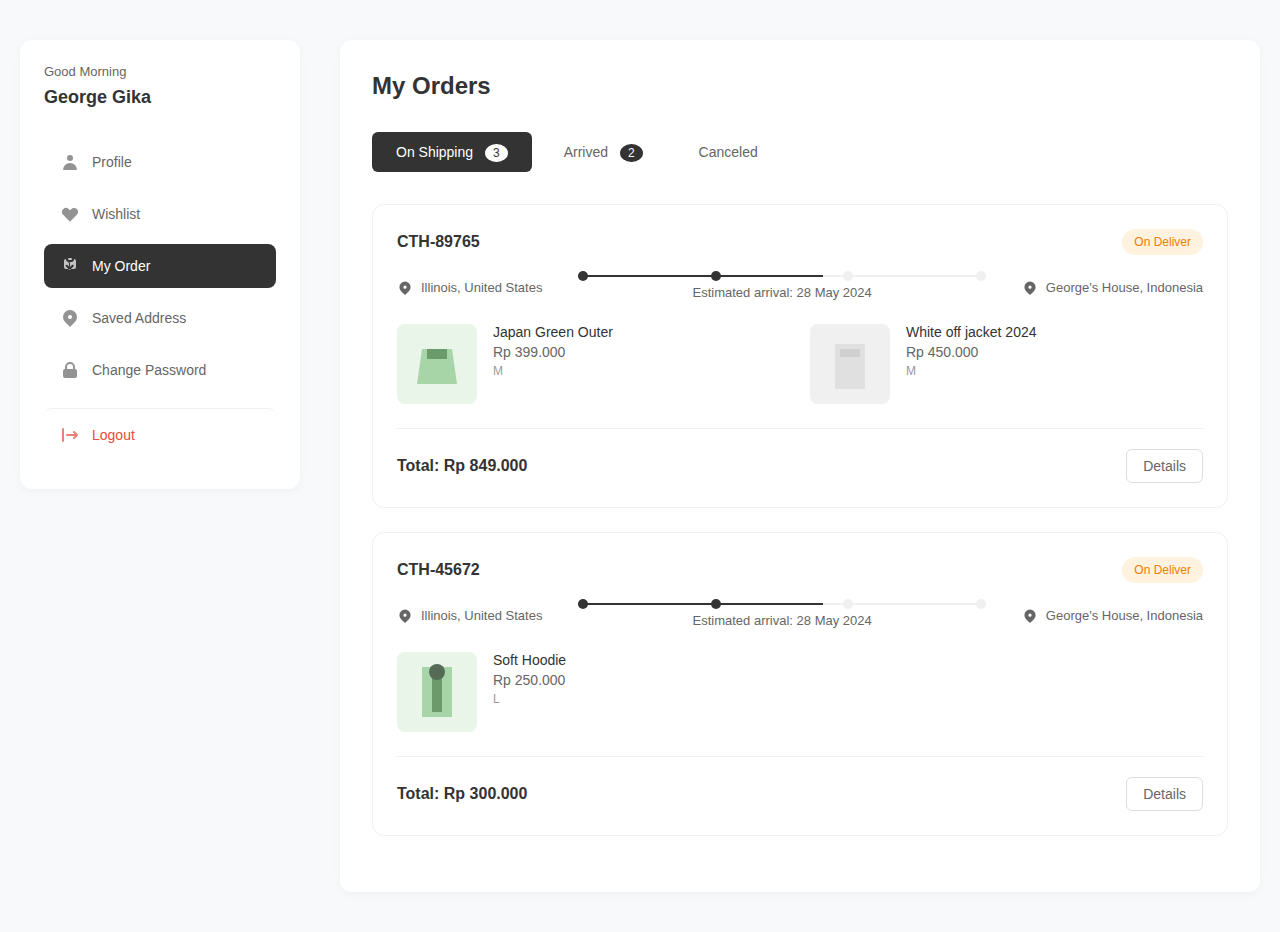
<file: profile/profile.html>
<!DOCTYPE html>
<html lang="en">
<head>
    <meta charset="UTF-8">
    <meta name="viewport" content="width=device-width, initial-scale=1.0">
    <title>My Orders - Urbanmuse</title>
    <style>
        * {
            margin: 0;
            padding: 0;
            box-sizing: border-box;
        }

        body {
            font-family: -apple-system, BlinkMacSystemFont, 'Segoe UI', Roboto, Oxygen, Ubuntu, Cantarell, sans-serif;
            background-color: #f8f9fa;
            color: #333;
        }

        .container {
            display: flex;
            max-width: 1400px;
            margin: 0 auto;
            padding: 40px 20px;
            gap: 40px;
        }

        .sidebar {
            flex: 0 0 280px;
            background: white;
            border-radius: 12px;
            padding: 24px;
            height: fit-content;
            box-shadow: 0 2px 8px rgba(0,0,0,0.04);
        }

        .user-greeting {
            color: #666;
            font-size: 13px;
            margin-bottom: 8px;
        }

        .user-name {
            font-size: 18px;
            font-weight: 600;
            color: #333;
            margin-bottom: 32px;
        }

        .sidebar-menu {
            list-style: none;
        }

        .sidebar-item {
            margin-bottom: 8px;
        }

        .sidebar-link {
            display: flex;
            align-items: center;
            padding: 12px 16px;
            text-decoration: none;
            color: #666;
            border-radius: 8px;
            font-size: 14px;
            transition: all 0.2s ease;
        }

        .sidebar-link:hover {
            background-color: #f8f9fa;
            color: #333;
        }

        .sidebar-link.active {
            background-color: #333;
            color: white;
        }

        .sidebar-icon {
            width: 20px;
            height: 20px;
            margin-right: 12px;
            opacity: 0.7;
        }

        .logout-link {
            color: #e74c3c !important;
            margin-top: 16px;
            border-top: 1px solid #f0f0f0;
            padding-top: 16px;
        }

        .main-content {
            flex: 1;
            background: white;
            border-radius: 12px;
            padding: 32px;
            box-shadow: 0 2px 8px rgba(0,0,0,0.04);
        }

        .page-title {
            font-size: 24px;
            font-weight: 600;
            color: #333;
            margin-bottom: 32px;
        }

        .order-tabs {
            display: flex;
            /* border-bottom: 1px solid #f0f0f0; */
            margin-bottom: 32px;
        }

        .tab {
            padding: 12px 24px;
            border: none;
            background: none;
            color: #666;
            font-size: 14px;
            cursor: pointer;
            position: relative;
            border-radius: 6px 6px;
            margin-right: 8px;
        }

        .tab.active {
            background-color: #333;
            color: white;
        }

        .tab-badge {
            background-color: #333;
            color: white;
            border-radius: 50%;
            padding: 2px 8px;
            font-size: 12px;
            margin-left: 8px;
            min-width: 20px;
            text-align: center;
        }

        .tab.active .tab-badge {
            background-color: white;
            color: #333;
        }

        .order-card {
            border: 1px solid #f0f0f0;
            border-radius: 12px;
            padding: 24px;
            margin-bottom: 24px;
            transition: all 0.2s ease;
        }

        .order-card:hover {
            box-shadow: 0 4px 12px rgba(0,0,0,0.08);
        }

        .order-header {
            display: flex;
            justify-content: space-between;
            align-items: center;
            margin-bottom: 20px;
            flex-wrap: wrap;
            gap: 12px;
        }

        .order-id {
            font-size: 16px;
            font-weight: 600;
            color: #333;
        }

        .delivery-status {
            background-color: #fff3e0;
            color: #f57c00;
            padding: 6px 12px;
            border-radius: 16px;
            font-size: 12px;
            font-weight: 500;
        }

        .shipping-info {
            display: flex;
            justify-content: space-between;
            align-items: center;
            margin-bottom: 24px;
            flex-wrap: wrap;
            gap: 16px;
        }

        .shipping-from, .shipping-to {
            display: flex;
            align-items: center;
            gap: 8px;
            color: #666;
            font-size: 13px;
        }

        .shipping-progress {
            flex: 1;
            min-width: 200px;
            position: relative;
            margin: 0 20px;
        }

        .progress-line {
            height: 2px;
            background-color: #f0f0f0;
            position: relative;
        }

        .progress-fill {
            height: 100%;
            background-color: #333;
            width: 60%;
        }

        .progress-dots {
            position: absolute;
            top: -4px;
            width: 100%;
            display: flex;
            justify-content: space-between;
        }

        .progress-dot {
            width: 10px;
            height: 10px;
            border-radius: 50%;
            background-color: #f0f0f0;
        }

        .progress-dot.active {
            background-color: #333;
        }

        .estimated-date {
            color: #666;
            font-size: 13px;
            text-align: center;
            margin-top: 8px;
        }

        .order-items {
            display: flex;
            gap: 20px;
            margin-bottom: 24px;
            flex-wrap: wrap;
        }

        .item {
            display: flex;
            gap: 16px;
            flex: 1;
            min-width: 250px;
        }

        .item-image {
            width: 80px;
            height: 80px;
            border-radius: 8px;
            object-fit: cover;
            background-color: #f8f9fa;
        }

        .item-details {
            flex: 1;
        }

        .item-name {
            font-size: 14px;
            font-weight: 500;
            color: #333;
            margin-bottom: 4px;
        }

        .item-price {
            font-size: 14px;
            color: #666;
            margin-bottom: 4px;
        }

        .item-size {
            font-size: 12px;
            color: #999;
        }

        .order-footer {
            display: flex;
            justify-content: space-between;
            align-items: center;
            border-top: 1px solid #f0f0f0;
            padding-top: 20px;
            flex-wrap: wrap;
            gap: 12px;
        }

        .order-total {
            font-size: 16px;
            font-weight: 600;
            color: #333;
        }

        .details-btn {
            padding: 8px 16px;
            background: none;
            border: 1px solid #ddd;
            border-radius: 6px;
            color: #666;
            cursor: pointer;
            font-size: 14px;
            transition: all 0.2s ease;
        }

        .details-btn:hover {
            border-color: #333;
            color: #333;
        }

        /* Responsive Design */
        @media (max-width: 1024px) {
            .container {
                flex-direction: column;
                padding: 20px 16px;
                gap: 24px;
            }
            
            .sidebar {
                flex: none;
                width: 100%;
            }
            
            .main-content {
                padding: 24px;
            }
        }

        @media (max-width: 768px) {
            .order-header {
                flex-direction: column;
                align-items: flex-start;
            }
            
            .shipping-info {
                flex-direction: column;
                align-items: flex-start;
                gap: 12px;
            }
            
            .shipping-progress {
                margin: 16px 0;
                min-width: 100%;
            }
            
            .order-items {
                flex-direction: column;
            }
            
            .item {
                min-width: 100%;
            }
            
            .order-footer {
                flex-direction: column;
                align-items: flex-start;
            }
        }

        @media (max-width: 480px) {
            .container {
                padding: 16px 12px;
            }
            
            .main-content {
                padding: 20px 16px;
            }
            
            .order-card {
                padding: 20px 16px;
            }
            
            .tab {
                padding: 10px 16px;
                font-size: 13px;
            }
        }
    </style>
</head>
<body>
    <div class="container">
        <!-- Sidebar -->
        <div class="sidebar">
            <div class="user-greeting">Good Morning</div>
            <div class="user-name">George Gika</div>
            
            <ul class="sidebar-menu">
                <li class="sidebar-item">
                    <a href="#" class="sidebar-link">
                        <svg class="sidebar-icon" fill="currentColor" viewBox="0 0 20 20">
                            <path d="M10 9a3 3 0 100-6 3 3 0 000 6zm-7 9a7 7 0 1114 0H3z"/>
                        </svg>
                        Profile
                    </a>
                </li>
                <li class="sidebar-item">
                    <a href="#" class="sidebar-link">
                        <svg class="sidebar-icon" fill="currentColor" viewBox="0 0 20 20">
                            <path d="M3.172 5.172a4 4 0 015.656 0L10 6.343l1.172-1.171a4 4 0 115.656 5.656L10 17.657l-6.828-6.829a4 4 0 010-5.656z"/>
                        </svg>
                        Wishlist
                    </a>
                </li>
                <li class="sidebar-item">
                    <a href="#" class="sidebar-link active">
                        <svg class="sidebar-icon" fill="currentColor" viewBox="0 0 20 20">
                            <path d="M9 2a1 1 0 000 2h2a1 1 0 100-2H9z"/>
                            <path fill-rule="evenodd" d="M4 5a2 2 0 012-2 3 3 0 003 3h2a3 3 0 003-3 2 2 0 012 2v6a2 2 0 01-2 2H6a2 2 0 01-2-2V5zM8 7a1 1 0 012 0v4l2-2a1 1 0 011.414 1.414L10.414 13.5a1 1 0 01-1.414 0L6 10.414A1 1 0 117.414 9L9 10.586V7a1 1 0 01-1-1z" clip-rule="evenodd"/>
                        </svg>
                        My Order
                    </a>
                </li>
                <li class="sidebar-item">
                    <a href="#" class="sidebar-link">
                        <svg class="sidebar-icon" fill="currentColor" viewBox="0 0 20 20">
                            <path fill-rule="evenodd" d="M5.05 4.05a7 7 0 119.9 9.9L10 18.9l-4.95-4.95a7 7 0 010-9.9zM10 11a2 2 0 100-4 2 2 0 000 4z" clip-rule="evenodd"/>
                        </svg>
                        Saved Address
                    </a>
                </li>
                <li class="sidebar-item">
                    <a href="#" class="sidebar-link">
                        <svg class="sidebar-icon" fill="currentColor" viewBox="0 0 20 20">
                            <path fill-rule="evenodd" d="M5 9V7a5 5 0 0110 0v2a2 2 0 012 2v5a2 2 0 01-2 2H5a2 2 0 01-2-2v-5a2 2 0 012-2zm8-2v2H7V7a3 3 0 016 0z" clip-rule="evenodd"/>
                        </svg>
                        Change Password
                    </a>
                </li>
                <li class="sidebar-item">
                    <a href="#" class="sidebar-link logout-link">
                        <svg class="sidebar-icon" fill="currentColor" viewBox="0 0 20 20">
                            <path fill-rule="evenodd" d="M3 3a1 1 0 00-1 1v12a1 1 0 102 0V4a1 1 0 00-1-1zm10.293 9.293a1 1 0 001.414 1.414l3-3a1 1 0 000-1.414l-3-3a1 1 0 10-1.414 1.414L14.586 9H7a1 1 0 100 2h7.586l-1.293 1.293z" clip-rule="evenodd"/>
                        </svg>
                        Logout
                    </a>
                </li>
            </ul>
        </div>

        <!-- Main Content -->
        <div class="main-content">
            <h1 class="page-title">My Orders</h1>
            
            <!-- Order Tabs -->
            <div class="order-tabs">
                <button class="tab active">
                    On Shipping
                    <span class="tab-badge">3</span>
                </button>
                <button class="tab">
                    Arrived
                    <span class="tab-badge">2</span>
                </button>
                <button class="tab">Canceled</button>
            </div>

            <!-- Order 1 -->
            <div class="order-card">
                <div class="order-header">
                    <div class="order-id">CTH-89765</div>
                    <div class="delivery-status">On Deliver</div>
                </div>
                
                <div class="shipping-info">
                    <div class="shipping-from">
                        <svg width="16" height="16" fill="currentColor" viewBox="0 0 20 20">
                            <path fill-rule="evenodd" d="M5.05 4.05a7 7 0 119.9 9.9L10 18.9l-4.95-4.95a7 7 0 010-9.9zM10 11a2 2 0 100-4 2 2 0 000 4z" clip-rule="evenodd"/>
                        </svg>
                        Illinois, United States
                    </div>
                    
                    <div class="shipping-progress">
                        <div class="progress-line">
                            <div class="progress-fill"></div>
                        </div>
                        <div class="progress-dots">
                            <div class="progress-dot active"></div>
                            <div class="progress-dot active"></div>
                            <div class="progress-dot"></div>
                            <div class="progress-dot"></div>
                        </div>
                        <div class="estimated-date">Estimated arrival: 28 May 2024</div>
                    </div>
                    
                    <div class="shipping-to">
                        <svg width="16" height="16" fill="currentColor" viewBox="0 0 20 20">
                            <path fill-rule="evenodd" d="M5.05 4.05a7 7 0 119.9 9.9L10 18.9l-4.95-4.95a7 7 0 010-9.9zM10 11a2 2 0 100-4 2 2 0 000 4z" clip-rule="evenodd"/>
                        </svg>
                        George's House, Indonesia
                    </div>
                </div>
                
                <div class="order-items">
                    <div class="item">
                        <img src="data:image/svg+xml,%3Csvg xmlns='http://www.w3.org/2000/svg' width='80' height='80' viewBox='0 0 80 80'%3E%3Crect width='80' height='80' fill='%23e8f5e8'/%3E%3Cpath d='M20 60h40l-5-35H25z' fill='%23a8d5a8'/%3E%3Cpath d='M30 25h20v10H30z' fill='%236b9b6b'/%3E%3C/svg%3E" alt="Japan Green Outer" class="item-image">
                        <div class="item-details">
                            <div class="item-name">Japan Green Outer</div>
                            <div class="item-price">Rp 399.000</div>
                            <div class="item-size">M</div>
                        </div>
                    </div>
                    
                    <div class="item">
                        <img src="data:image/svg+xml,%3Csvg xmlns='http://www.w3.org/2000/svg' width='80' height='80' viewBox='0 0 80 80'%3E%3Crect width='80' height='80' fill='%23f0f0f0'/%3E%3Cpath d='M25 20h30v45H25z' fill='%23e0e0e0'/%3E%3Cpath d='M30 25h20v8H30z' fill='%23d0d0d0'/%3E%3C/svg%3E" alt="White off jacket 2024" class="item-image">
                        <div class="item-details">
                            <div class="item-name">White off jacket 2024</div>
                            <div class="item-price">Rp 450.000</div>
                            <div class="item-size">M</div>
                        </div>
                    </div>
                </div>
                
                <div class="order-footer">
                    <div class="order-total">Total: Rp 849.000</div>
                    <button class="details-btn">Details</button>
                </div>
            </div>

            <!-- Order 2 -->
            <div class="order-card">
                <div class="order-header">
                    <div class="order-id">CTH-45672</div>
                    <div class="delivery-status">On Deliver</div>
                </div>
                
                <div class="shipping-info">
                    <div class="shipping-from">
                        <svg width="16" height="16" fill="currentColor" viewBox="0 0 20 20">
                            <path fill-rule="evenodd" d="M5.05 4.05a7 7 0 119.9 9.9L10 18.9l-4.95-4.95a7 7 0 010-9.9zM10 11a2 2 0 100-4 2 2 0 000 4z" clip-rule="evenodd"/>
                        </svg>
                        Illinois, United States
                    </div>
                    
                    <div class="shipping-progress">
                        <div class="progress-line">
                            <div class="progress-fill"></div>
                        </div>
                        <div class="progress-dots">
                            <div class="progress-dot active"></div>
                            <div class="progress-dot active"></div>
                            <div class="progress-dot"></div>
                            <div class="progress-dot"></div>
                        </div>
                        <div class="estimated-date">Estimated arrival: 28 May 2024</div>
                    </div>
                    
                    <div class="shipping-to">
                        <svg width="16" height="16" fill="currentColor" viewBox="0 0 20 20">
                            <path fill-rule="evenodd" d="M5.05 4.05a7 7 0 119.9 9.9L10 18.9l-4.95-4.95a7 7 0 010-9.9zM10 11a2 2 0 100-4 2 2 0 000 4z" clip-rule="evenodd"/>
                        </svg>
                        George's House, Indonesia
                    </div>
                </div>
                
                <div class="order-items">
                    <div class="item">
                        <img src="data:image/svg+xml,%3Csvg xmlns='http://www.w3.org/2000/svg' width='80' height='80' viewBox='0 0 80 80'%3E%3Crect width='80' height='80' fill='%23e8f5e8'/%3E%3Cpath d='M25 15h30v50H25z' fill='%23a8d5a8'/%3E%3Cpath d='M35 25h10v35H35z' fill='%236b9b6b'/%3E%3Ccircle cx='40' cy='20' r='8' fill='%23556b55'/%3E%3C/svg%3E" alt="Soft Hoodie" class="item-image">
                        <div class="item-details">
                            <div class="item-name">Soft Hoodie</div>
                            <div class="item-price">Rp 250.000</div>
                            <div class="item-size">L</div>
                        </div>
                    </div>
                </div>
                
                <div class="order-footer">
                    <div class="order-total">Total: Rp 300.000</div>
                    <button class="details-btn">Details</button>
                </div>
            </div>
        </div>
    </div>

    <script>
        // Tab functionality
        document.querySelectorAll('.tab').forEach(tab => {
            tab.addEventListener('click', function() {
                document.querySelectorAll('.tab').forEach(t => t.classList.remove('active'));
                this.classList.add('active');
            });
        });

        // Details button functionality
        document.querySelectorAll('.details-btn').forEach(btn => {
            btn.addEventListener('click', function() {
                alert('Order details would be shown here');
            });
        });

        // Sidebar link functionality
        document.querySelectorAll('.sidebar-link').forEach(link => {
            link.addEventListener('click', function(e) {
                if (!this.classList.contains('logout-link')) {
                    e.preventDefault();
                    document.querySelectorAll('.sidebar-link').forEach(l => l.classList.remove('active'));
                    this.classList.add('active');
                }
            });
        });
    </script>
</body>
</html>
</file>
